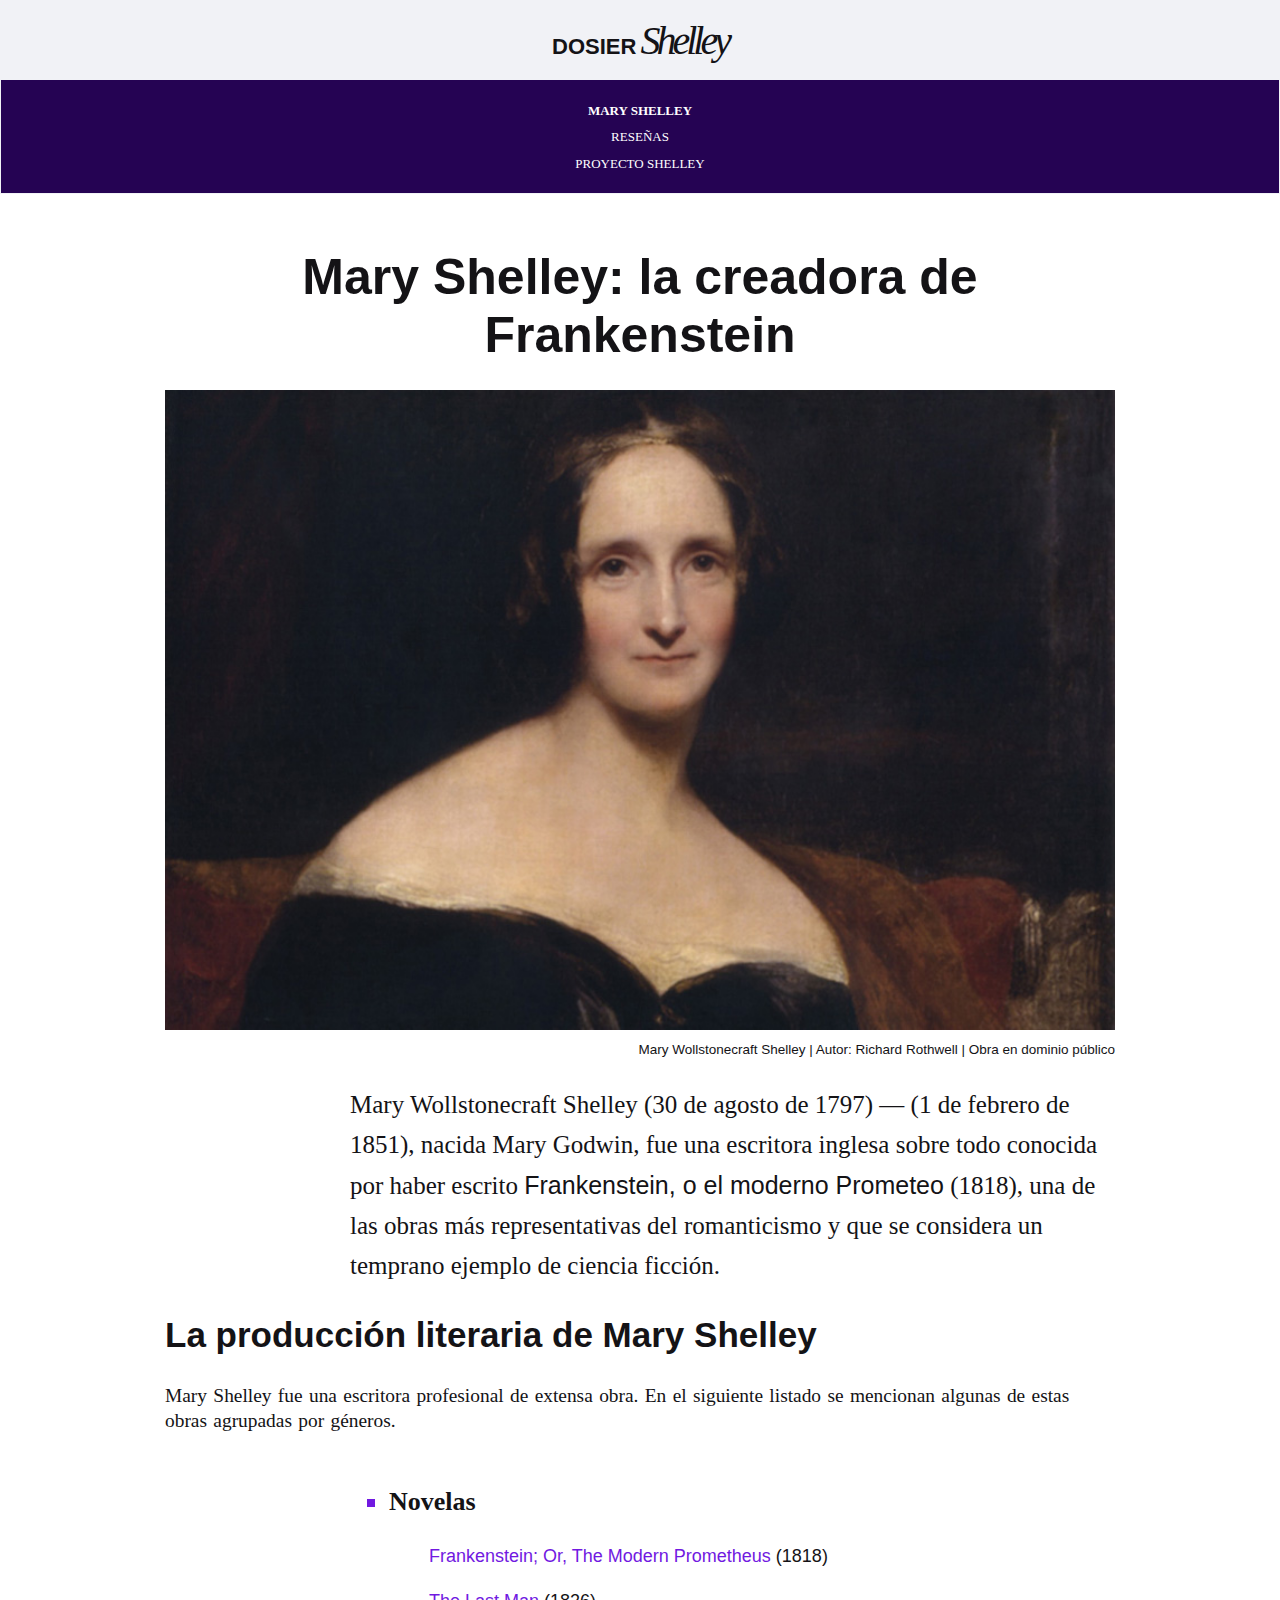
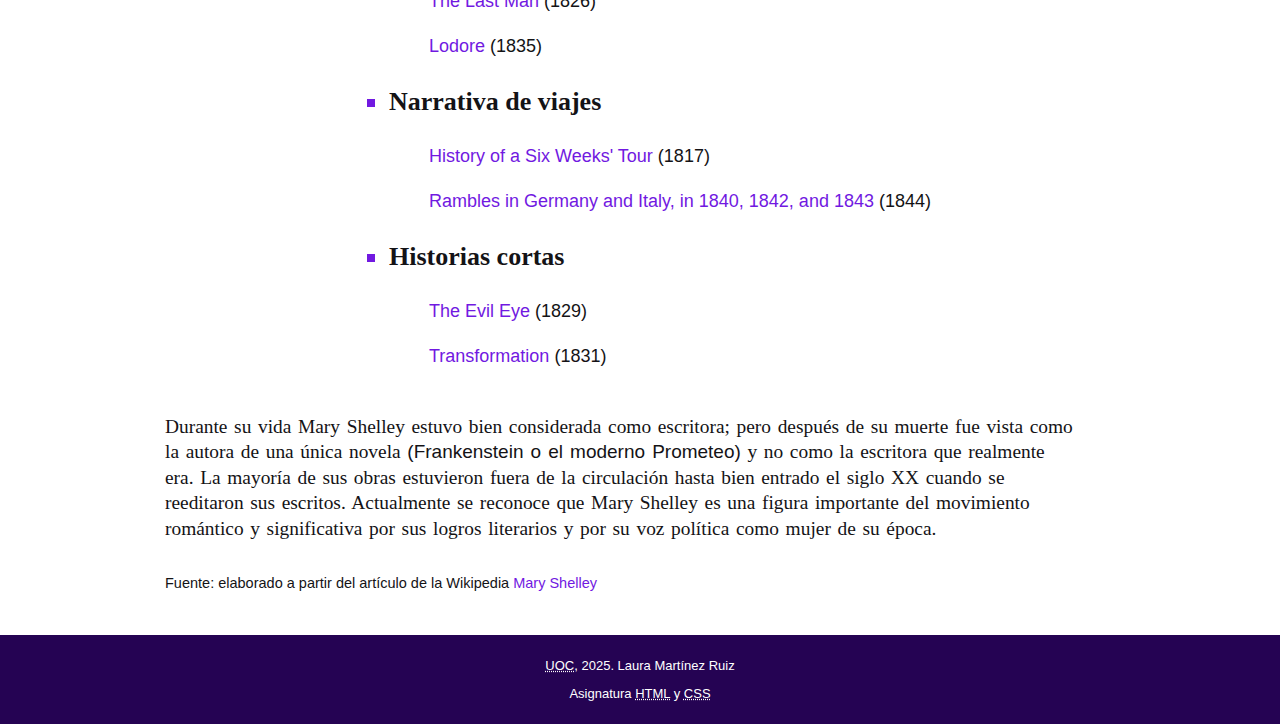
<file: index.html>
<!DOCTYPE html>
<html lang="es-ES">
  <head>
    <meta charset="utf-8">
    <meta name="viewport" content="width=device-width, initial-scale=1.0">
    <link href="css/estilos.css" rel="stylesheet" type="text/css">
    <link rel="icon" href="img/favicon.png" type="image/x-icon">
    <title>Dosier Shelley: Mary Shelley</title>
    <meta name="description" content="Se intriduce quien es Mary Shelley y sus obras. Su obra más famosa fue Frankestein.">
  </head>
  
  <body class="index">
    <header class="encabezado">
      <p><span class="dosier">DOSIER</span> <span class="shelley"> Shelley</span></p>

      <nav class="menu">
        <ul>
          <li><a href="index.html" class="tip-menu pag-actual">MARY SHELLEY</a></li>
          <li><a href="obras.html" class="tip-menu">RESEÑAS</a></li>
          <li><a href="proyecto-shelley.html" class="tip-menu">PROYECTO SHELLEY</a></li>
        </ul>
      </nav>
    </header>

    <main>
      <section class="container">
        <h1 id="titulo-index">Mary Shelley: la creadora de Frankenstein</h1>
          <div>
            <figure class="foto-index">
              <img class="mary" src="img/RothwellMaryShelley.jpg"
                alt="Mary Shelley">
                  <figcaption class="fig">Mary Wollstonecraft Shelley | Autor: Richard Rothwell | Obra en
                    dominio público</figcaption>
            </figure>
          </div>

          <p class="texto1-index">Mary Wollstonecraft Shelley <time datetime="1797-08-30">(30 de agosto de 1797)</time> — 
            <time datetime="1851-02-01">(1 de febrero de 1851)</time>, nacida Mary Godwin, fue una escritora inglesa sobre todo 
            conocida por haber escrito <span id='frank'><cite>Frankenstein, o el moderno Prometeo</cite></span> (1818), una de las obras más 
            representativas del romanticismo y que se considera un temprano ejemplo de ciencia ficción.
          </p>     
        
        <section>
          <h2 class="subt-index">La producción literaria de Mary Shelley</h2>
          
          <p id="texto2-index">Mary&nbsp;Shelley&nbsp;fue&nbsp;una&nbsp;escritora&nbsp;profesional&nbsp;de&nbsp;extensa&nbsp;obra.&nbsp;En&nbsp;el&nbsp;siguiente&nbsp;listado&nbsp;se&nbsp;mencionan&nbsp;algunas&nbsp;de&nbsp;estas
            <br>obras agrupadas por géneros.</p>

          <ul>
            <li class="index-list">Novelas
              <ol>
                <li class="titulos"><a href="obras.html#prometeo" class="a-index" title="Ver reseña de Frankenstein; Or, The Modern Prometheus">Frankenstein; Or, The Modern Prometheus </a>(1818)</li>
                <li class="titulos"><a href="obras.html#lastman" class="a-index" title="Ver reseña de The Last Man">The Last Man </a>(1826)</li>
                <li class="titulos"><a href="obras.html#lodore" class="a-index" title="Ver reseña de Lodore">Lodore </a>(1835)</li>
              </ol></li>
            <li class="index-list">Narrativa de viajes
              <ol>
                <li class="titulos"><a href="obras.html#excursion" class="a-index" title="Ver reseña de History of a Six Weeks' Tour">History of a Six Weeks' Tour </a>(1817)</li>
                <li class="titulos"><a href="obras.html#caminatas" class="a-index" title="Ver reseña de Rambles in Germany and Italy, in 1840, 1842, and 1843">Rambles in Germany and Italy, in 1840, 1842, and 1843 </a>(1844)</li>
              </ol></li>
            <li class="index-list">Historias cortas
              <ol>
                <li class="titulos"><a href="obras.html#mal" class="a-index" title="Ver reseña de The Evil Eye">The Evil Eye </a>(1829)</li>
                <li class="titulos"><a href="obras.html#trans" class="a-index" title="Ver reseña de Transformation">Transformation </a>(1831)</li>
              </ol></li>
          </ul>
        </section>

        <div class="texto3-index">
          <p>Durante&nbsp;su&nbsp;vida&nbsp;Mary&nbsp;Shelley&nbsp;estuvo&nbsp;bien&nbsp;considerada&nbsp;como&nbsp;escritora;&nbsp;pero&nbsp;después&nbsp;de&nbsp;su&nbsp;muerte&nbsp;fue&nbsp;vista&nbsp;como <br>
            la autora de una única novela <span id="franki">(Frankenstein o el moderno Prometeo)</span> y no como la escritora que realmente <br>
            era. La mayoría de sus obras estuvieron fuera de la circulación hasta bien entrado el siglo XX cuando se <br>
            reeditaron sus escritos. Actualmente se reconoce que Mary Shelley es una figura importante del movimiento <br>
            romántico y significativa por sus logros literarios y por su voz política como mujer de su época.</p>
        </div>

        <div class="last-index">
          <p>Fuente: elaborado a partir del artículo de la Wikipedia <a href="https://en.wikipedia.org/wiki/Mary_Shelley" hreflang="en" target="_blank" class="a-index"><cite>Mary Shelley</cite></a></p>
        </div>
      </section>  
    </main>
  
    <footer class="footer">
      <p><abbr title="Universitat Oberta de Catalunya">UOC</abbr>, 2025. Laura Martínez Ruiz</p>
      <p>Asignatura <abbr title="Hypertext Markup Language">HTML</abbr> y <abbr title="Cascading Style Sheets">CSS</abbr></p>
    </footer>

  </body>
</html>
</file>
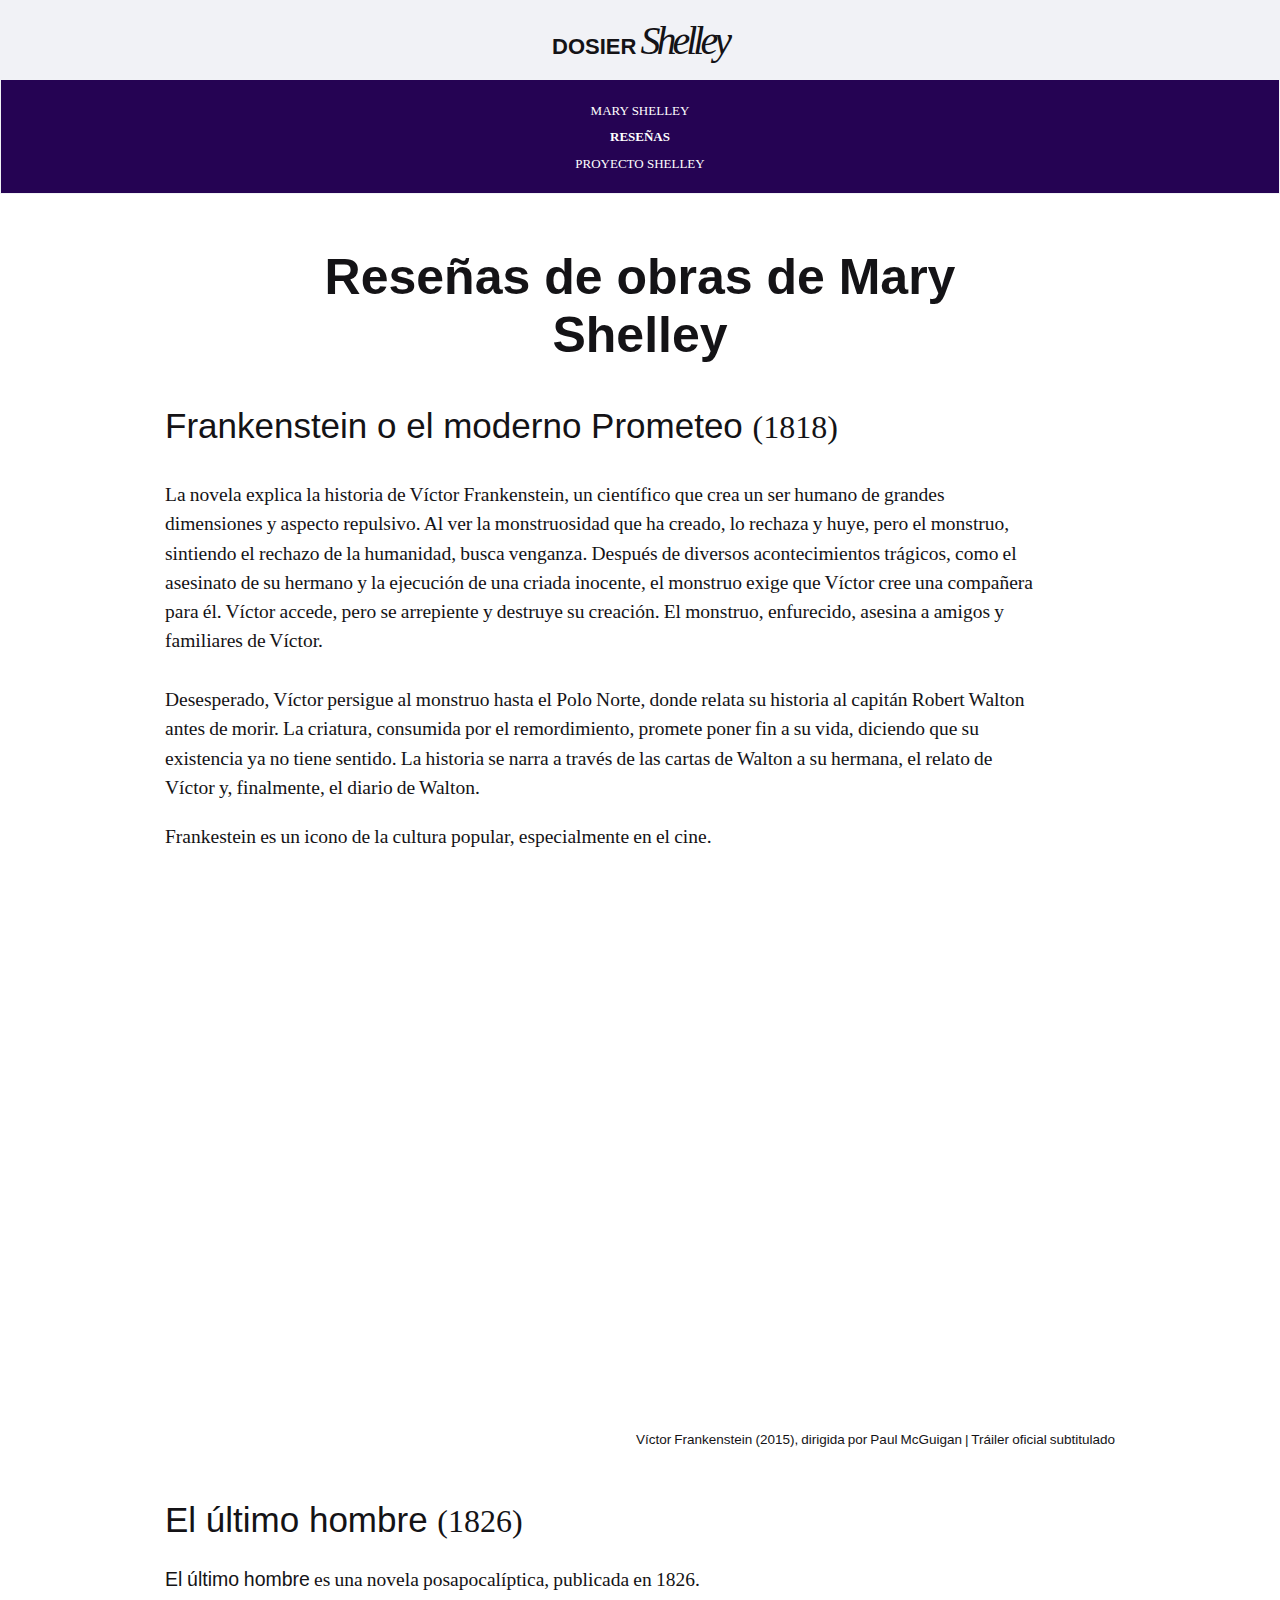
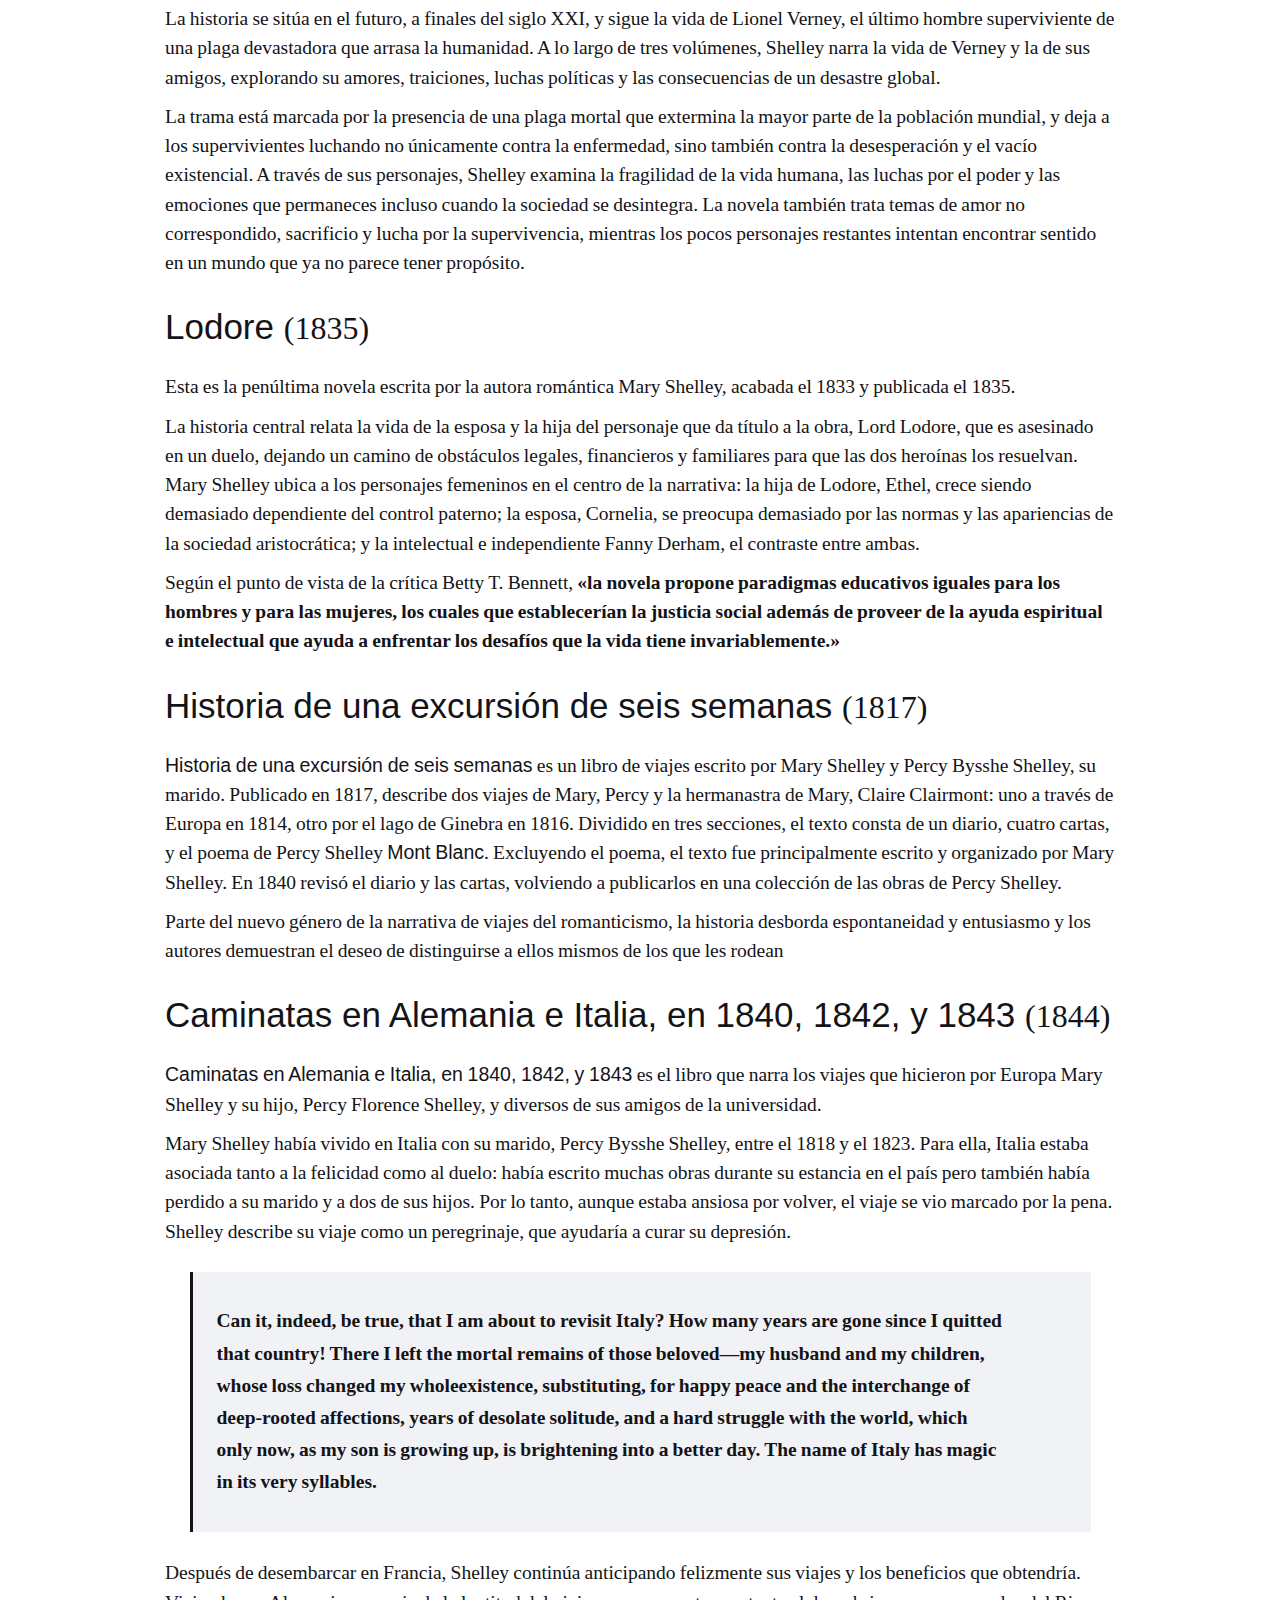
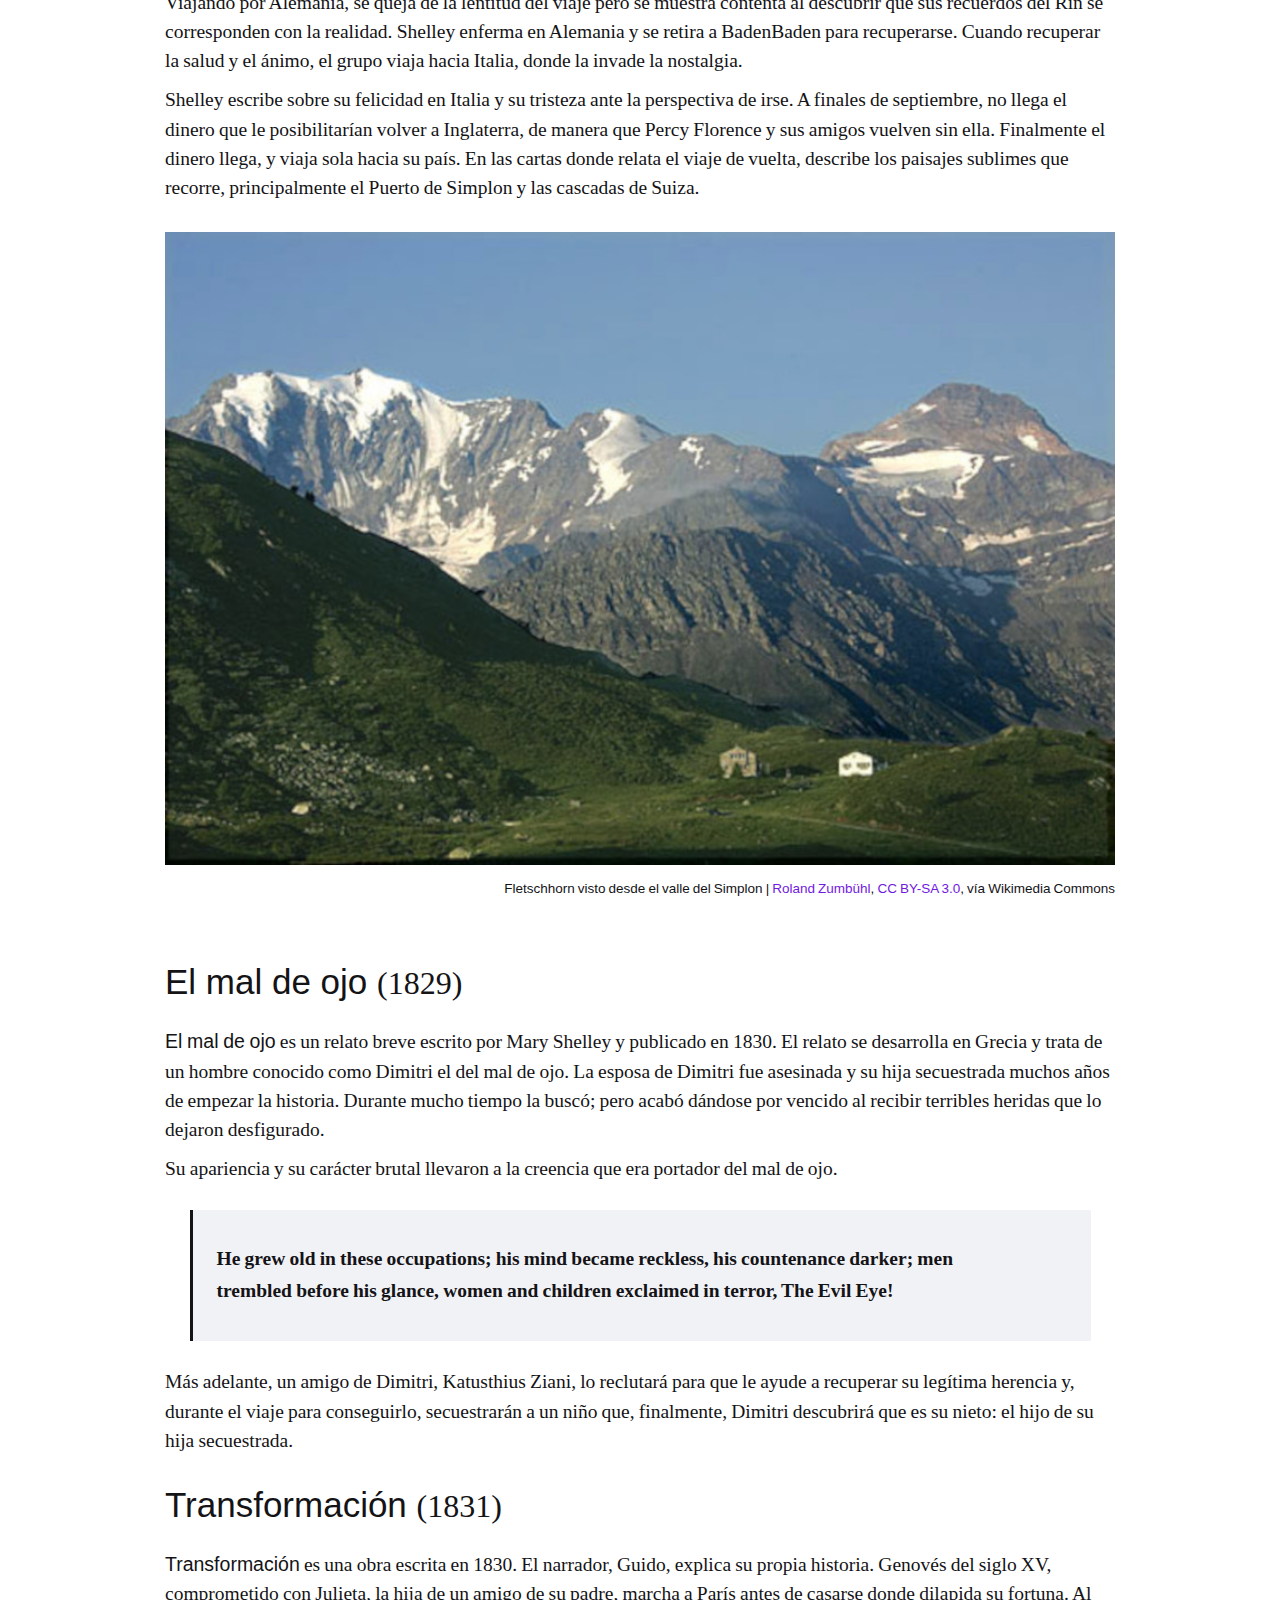
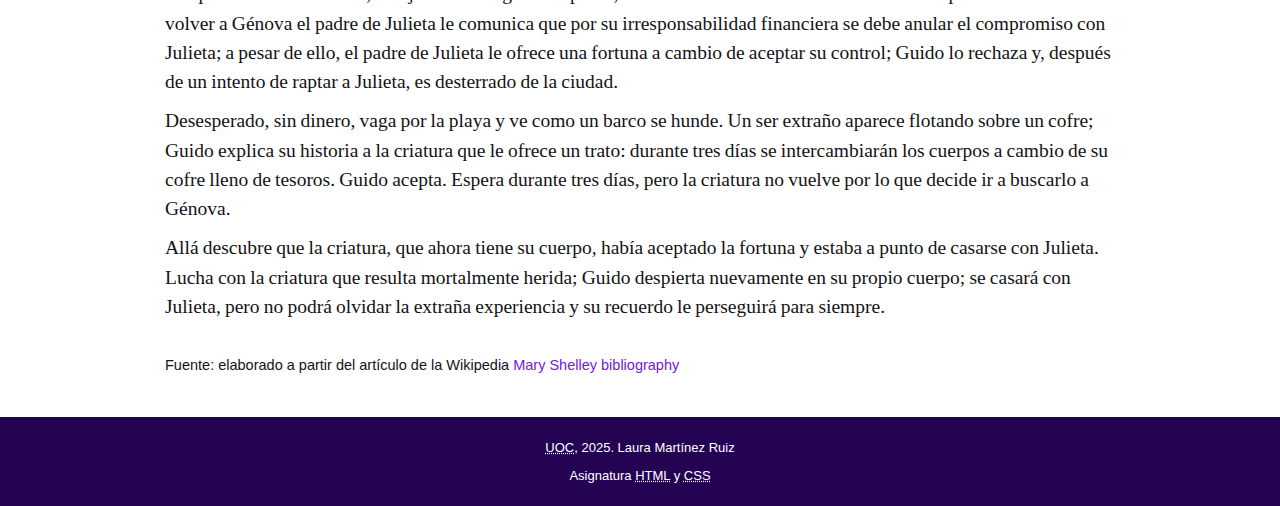
<file: obras.html>
<!DOCTYPE html>
<html lang="es-ES">
  <head>
    <meta charset="utf-8">
    <meta name="viewport" content="width=device-width, initial-scale=1.0">
    <link href="css/estilos.css" rel="stylesheet" type="text/css">
    <link rel="icon" href="img/favicon.png" type="image/x-icon">
    <title>Dosier Shelley: Reseñas</title>
    <meta name="description" content="Explica en profundidad las obras más famosas de Mary SHelley">
  </head>
  
  <body class="index">
    <header class="encabezado">
      <p><span class="dosier">DOSIER</span> <span class="shelley"> Shelley</span></p>

      <nav class="menu">
        <ul>
          <li><a href="index.html" class="tip-menu">MARY SHELLEY</a></li>
          <li><a href="obras.html" class="tip-menu pag-actual">RESEÑAS</a></li>
          <li><a href="proyecto-shelley.html" class="tip-menu">PROYECTO SHELLEY</a></li>
        </ul>
      </nav>
    </header>

    <main class="container">
      <section>
        <h1 id="titulo-obras">Reseñas de obras de Mary <br>Shelley</h1> 

        <dl>
          <dt id="prometeo">Frankenstein o el moderno Prometeo <span class="dates">(1818)</span></dt>
          
            <dd class="salto">
              <p>La novela explica la historia de Víctor Frankenstein, un científico que crea un ser
                humano de grandes </p>
              <p>dimensiones y aspecto repulsivo. Al ver la monstruosidad que
                ha creado, lo rechaza y huye, pero el monstruo, </p>
              <p>sintiendo el rechazo de la humanidad, busca venganza. Después de diversos
                acontecimientos trágicos, como el </p>
              <p>asesinato de su hermano y la ejecución de una criada inocente, el
                monstruo exige que Víctor cree una compañera </p>
              <p>para él. Víctor accede, pero se arrepiente y destruye su creación. El monstruo,
                enfurecido, asesina a amigos y </p>
              <p>familiares de Víctor.</p>
            </dd>
              
            <dd class="salto">
              <p>Desesperado, Víctor persigue al monstruo hasta el Polo Norte, donde relata su
                historia al capitán Robert Walton </p>
              <p>antes de morir. La criatura, consumida por el
                remordimiento, promete poner fin a su vida, diciendo que su </p>
              <p>existencia ya no tiene sentido. La historia se narra a través de las cartas de
                Walton a su hermana, el relato de </p>
              <p>Víctor y, finalmente, el diario de Walton.</p>
            </dd>
            
            <dd>Frankestein es un icono de la cultura popular, especialmente en el cine.</dd>
          
            <dd>
              <figure>
                <iframe width="950" height="540" src="https://www.youtube.com/embed/zRdkBJRnuUI?si=sUCr6ToXk8NFArTe" title="YouTube video player" allow="accelerometer; autoplay; clipboard-write; encrypted-media; gyroscope; picture-in-picture; web-share" referrerpolicy="strict-origin-when-cross-origin" allowfullscreen></iframe>
                  <figcaption class="fig fig2">Víctor Frankenstein (2015), dirigida por Paul McGuigan |
                  Tráiler oficial subtitulado</figcaption>
              </figure>
            </dd>

          <dt id="lastman">El último hombre <span class="dates">(1826)</span></dt>

            <dd><span class="dif-tipo"><cite>El último hombre</cite></span> es una novela posapocalíptica, publicada en 1826.</dd>
            
            <dd>La historia se sitúa en el futuro, a finales del siglo XXI, y sigue la vida de Lionel
              Verney, el último hombre superviviente de una plaga devastadora que arrasa la
              humanidad. A lo largo de tres volúmenes, Shelley narra la vida de Verney y la de
              sus amigos, explorando su amores, traiciones, luchas políticas y las
              consecuencias de un desastre global.</dd>
            
            <dd>La trama está marcada por la presencia de una plaga mortal que extermina la
              mayor parte de la población mundial, y deja a los supervivientes luchando no
              únicamente contra la enfermedad, sino también contra la desesperación y el vacío
              existencial. A través de sus personajes, Shelley examina la fragilidad de la vida
              humana, las luchas por el poder y las emociones que permaneces incluso cuando
              la sociedad se desintegra. La novela también trata temas de amor no
              correspondido, sacrificio y lucha por la supervivencia, mientras los pocos
              personajes restantes intentan encontrar sentido en un mundo que ya no parece
              tener propósito.</dd>

          <dt id="lodore">Lodore <span class="dates">(1835)</span></dt>

            <dd>Esta es la penúltima novela escrita por la autora romántica Mary Shelley, acabada
              el 1833 y publicada el 1835.</dd>
            
            <dd>La historia central relata la vida de la esposa y la hija del personaje que da título a
              la obra, Lord Lodore, que es asesinado en un duelo, dejando un camino de
              obstáculos legales, financieros y familiares para que las dos heroínas los
              resuelvan. Mary Shelley ubica a los personajes femeninos en el centro de la
              narrativa: la hija de Lodore, Ethel, crece siendo demasiado dependiente del control
              paterno; la esposa, Cornelia, se preocupa demasiado por las normas y las
              apariencias de la sociedad aristocrática; y la intelectual e independiente Fanny
              Derham, el contraste entre ambas.</dd>  
            
            <dd>Según el punto de vista de la crítica Betty T. Bennett, <q class="citas">la novela propone
              paradigmas educativos iguales para los hombres y para las mujeres, los
              cuales que establecerían la justicia social además de proveer de la ayuda
              espiritual e intelectual que ayuda a enfrentar los desafíos que la vida tiene
              invariablemente.</q></dd>

          <dt id="excursion">Historia de una excursión de seis semanas <span class="dates">(1817)</span></dt>

            <dd><cite class="dif-tipo">Historia de una excursión de seis semanas</cite> es un libro de viajes escrito por Mary
              Shelley y Percy Bysshe Shelley, su marido. Publicado en 1817, describe dos viajes
              de Mary, Percy y la hermanastra de Mary, Claire Clairmont: uno a través de
              Europa en 1814, otro por el lago de Ginebra en 1816. Dividido en tres secciones,
              el texto consta de un diario, cuatro cartas, y el poema de Percy Shelley <span class="dif-tipo">Mont
              Blanc</span>. Excluyendo el poema, el texto fue principalmente escrito y organizado por
              Mary Shelley. En 1840 revisó el diario y las cartas, volviendo a publicarlos en una
              colección de las obras de Percy Shelley.</dd>
            
            <dd>Parte del nuevo género de la narrativa de viajes del romanticismo, la historia
              desborda espontaneidad y entusiasmo y los autores demuestran el deseo de
              distinguirse a ellos mismos de los que les rodean</dd>

          <dt id="caminatas">Caminatas en Alemania e Italia, en 1840, 1842, y 1843 <span class="dates">(1844)</span></dt>

            <dd><cite class="dif-tipo">Caminatas en Alemania e Italia, en 1840, 1842, y 1843</cite> es el libro que narra los
              viajes que hicieron por Europa Mary Shelley y su hijo, Percy Florence Shelley, y
              diversos de sus amigos de la universidad.</dd>
            
            <dd>Mary Shelley había vivido en Italia con su marido, Percy Bysshe Shelley, entre el
              1818 y el 1823. Para ella, Italia estaba asociada tanto a la felicidad como al duelo:
              había escrito muchas obras durante su estancia en el país pero también había
              perdido a su marido y a dos de sus hijos. Por lo tanto, aunque estaba ansiosa por
              volver, el viaje se vio marcado por la pena. Shelley describe su viaje como un
              peregrinaje, que ayudaría a curar su depresión.</dd>
              
            <dd>
              <blockquote class="blockq">
                <p>Can it, indeed, be true, that I am about to revisit Italy? How many years are
                  gone since I quitted </p>
                <p>that country! There I left the mortal remains of those
                  beloved—my husband and my children, </p>
                <p>whose loss changed my wholeexistence, substituting, for happy peace and the
                  interchange of </p>
                <p>deep-rooted affections, years of desolate solitude, and a hard struggle with the
                  world, which </p>
                <p>only now, as my son is growing up, is brightening into a better day.
                  The name of Italy has magic </p>
                <p>in its very syllables.</p>
              </blockquote>
            </dd>

            <dd>Después de desembarcar en Francia, Shelley continúa anticipando felizmente sus
              viajes y los beneficios que obtendría. Viajando por Alemania, se queja de la
              lentitud del viaje pero se muestra contenta al descubrir que sus recuerdos del Rin
              se corresponden con la realidad. Shelley enferma en Alemania y se retira a BadenBaden para recuperarse.
              Cuando recuperar la salud y el ánimo, el grupo viaja hacia Italia, donde la invade la nostalgia.</dd>
              
            <dd>Shelley escribe sobre su felicidad en Italia y su tristeza ante la perspectiva de irse.
              A finales de septiembre, no llega el dinero que le posibilitarían volver a Inglaterra,
              de manera que Percy Florence y sus amigos vuelven sin ella. Finalmente el dinero
              llega, y viaja sola hacia su país. En las cartas donde relata el viaje de vuelta,
              describe los paisajes sublimes que recorre, principalmente el Puerto de Simplon y
              las cascadas de Suiza.</dd>
      
            <dd>
              <figure>
                <img class="flet" src="img/Fletschhorn.jpg" alt="montañas Fletschhorn visto desde el valle del Simplon">
                  <figcaption class="fig fig2">
                    <p>Fletschhorn visto desde el valle del Simplon | <a href="https://commons.wikimedia.org/wiki/File:Fletschhorn.jpg" class="a-index">Roland Zumbühl</a>,
                    <a href="http://creativecommons.org/licenses/by-sa/3.0/" class="a-index">CC BY-SA 3.0</a>, vía Wikimedia Commons </p></figcaption></figure> </dd>

          <dt id="mal">El mal de ojo <span class="dates">(1829)</span></dt>
          
            <dd><cite class="dif-tipo">El mal de ojo</cite> es un relato breve escrito por Mary Shelley y publicado en 1830. El
              relato se desarrolla en Grecia y trata de un hombre conocido como Dimitri el del
              mal de ojo. La esposa de Dimitri fue asesinada y su hija secuestrada muchos años
              de empezar la historia. Durante mucho tiempo la buscó; pero acabó dándose por
              vencido al recibir terribles heridas que lo dejaron desfigurado.</dd>
            
            <dd>Su apariencia y su carácter brutal llevaron a la creencia que era portador del mal
              de ojo.</dd>

            <dd>
              <blockquote class="blockq">
                <p>He grew old in these occupations; his mind became reckless, his
                  countenance darker; men </p>
                <p>trembled before his glance, women and children
                  exclaimed in terror, The Evil Eye!</p>
              </blockquote>
            </dd>

            <dd>Más adelante, un amigo de Dimitri, Katusthius Ziani, lo reclutará para que le ayude
              a recuperar su legítima herencia y, durante el viaje para conseguirlo, secuestrarán
              a un niño que, finalmente, Dimitri descubrirá que es su nieto: el hijo de su hija
              secuestrada.</dd>         

          <dt id="trans">Transformación <span class="dates">(1831)</span></dt>

            <dd><cite class="dif-tipo">Transformación</cite> es una obra escrita en 1830. El narrador, Guido, explica su propia
              historia. Genovés del siglo XV, comprometido con Julieta, la hija de un amigo de
              su padre, marcha a París antes de casarse donde dilapida su fortuna. Al volver a
              Génova el padre de Julieta le comunica que por su irresponsabilidad financiera se
              debe anular el compromiso con Julieta; a pesar de ello, el padre de Julieta le
              ofrece una fortuna a cambio de aceptar su control; Guido lo rechaza y, después de
              un intento de raptar a Julieta, es desterrado de la ciudad.</dd>
            
            <dd>Desesperado, sin dinero, vaga por la playa y ve como un barco se hunde. Un ser
              extraño aparece flotando sobre un cofre; Guido explica su historia a la criatura que
              le ofrece un trato: durante tres días se intercambiarán los cuerpos a cambio de su
              cofre lleno de tesoros. Guido acepta. Espera durante tres días, pero la criatura no
              vuelve por lo que decide ir a buscarlo a Génova.</dd>
            
            <dd>Allá descubre que la criatura, que ahora tiene su cuerpo, había aceptado la fortuna
              y estaba a punto de casarse con Julieta. Lucha con la criatura que resulta
              mortalmente herida; Guido despierta nuevamente en su propio cuerpo; se casará
              con Julieta, pero no podrá olvidar la extraña experiencia y su recuerdo le
              perseguirá para siempre.</dd>
        </dl> 
      </section>

      <div class="last-obras">
        <p>Fuente: elaborado a partir del artículo de la Wikipedia <a href="https://en.wikipedia.org/wiki/Mary_Shelley_bibliography" target="_blank" class="a-index">
          <cite>Mary Shelley bibliography</cite></a></p>
      </div>
    </main>

    <footer class="footer">
      <p><abbr title="Universitat Oberta de Catalunya">UOC</abbr>, 2025. Laura Martínez Ruiz</p>
      <p>Asignatura <abbr title="Hypertext Markup Language">HTML</abbr> y <abbr title="Cascading Style Sheets">CSS</abbr></p>
    </footer>
    
  </body>
</html>
</file>
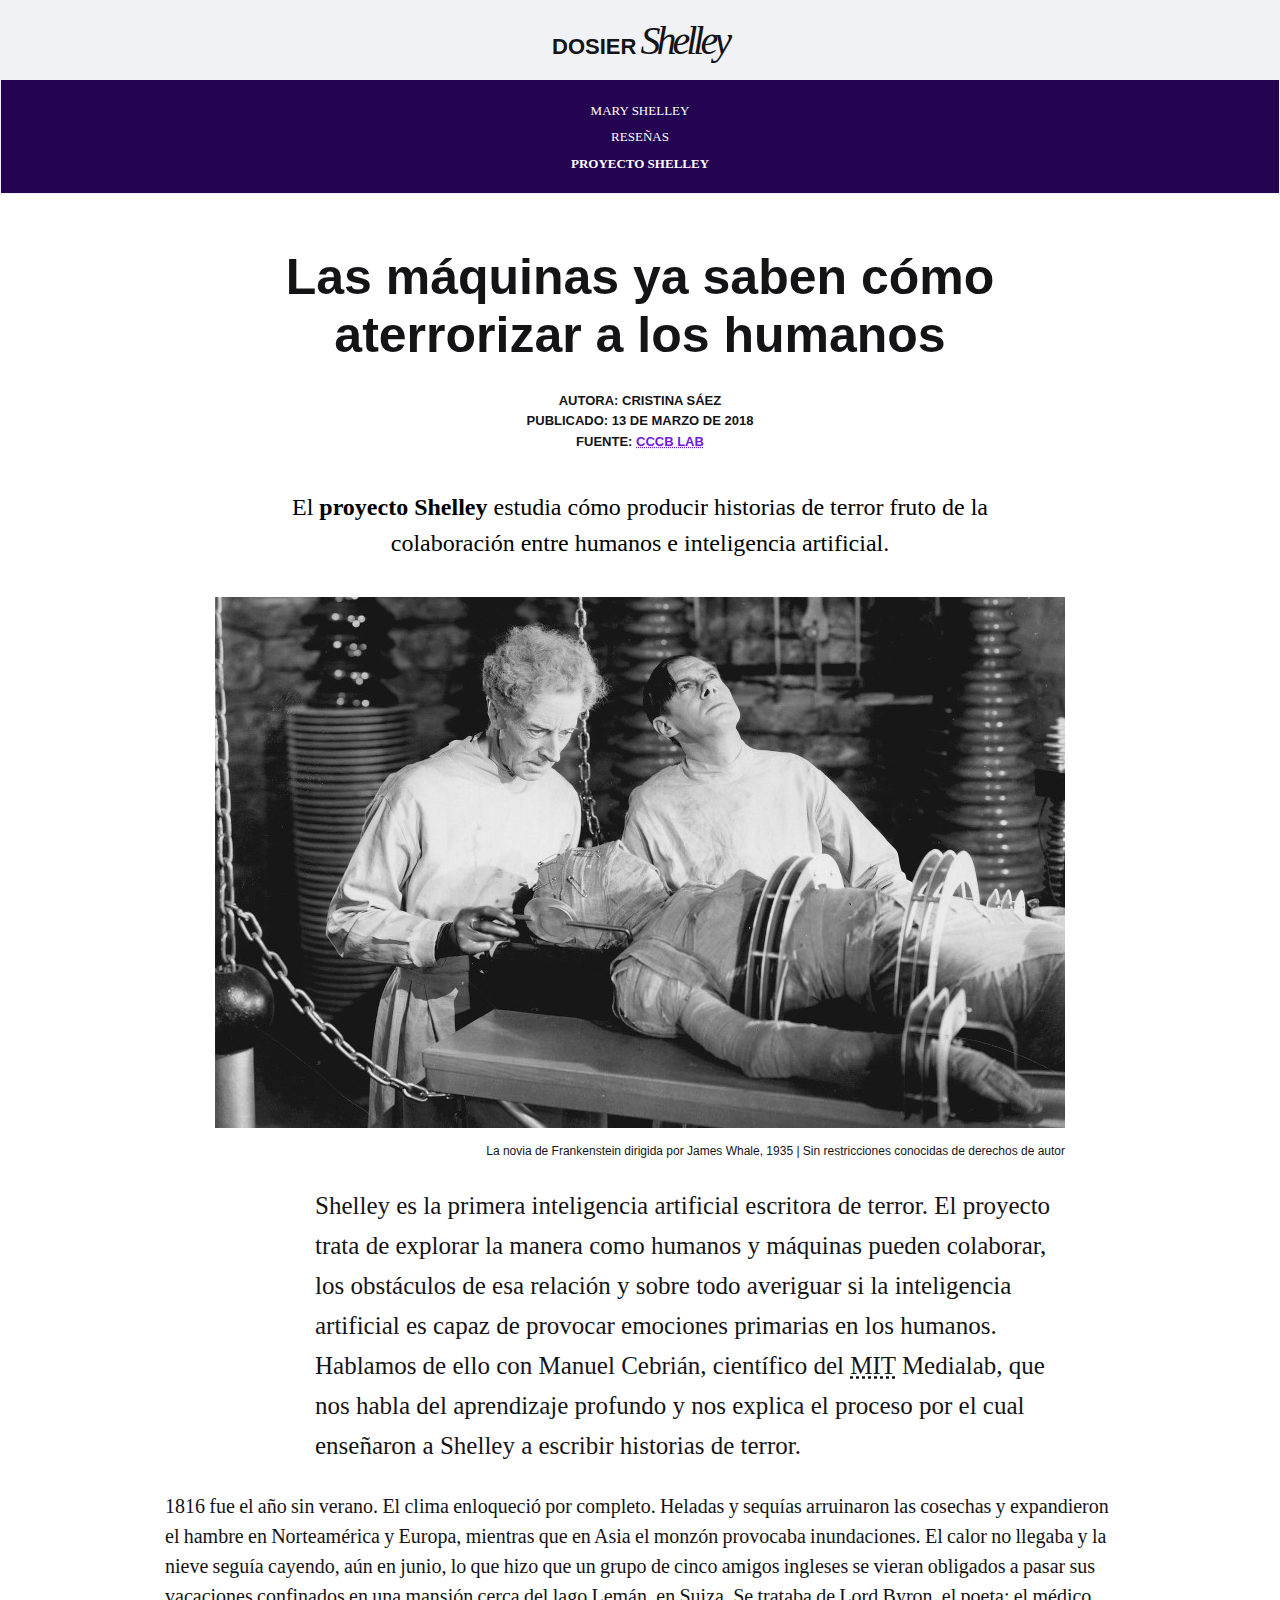
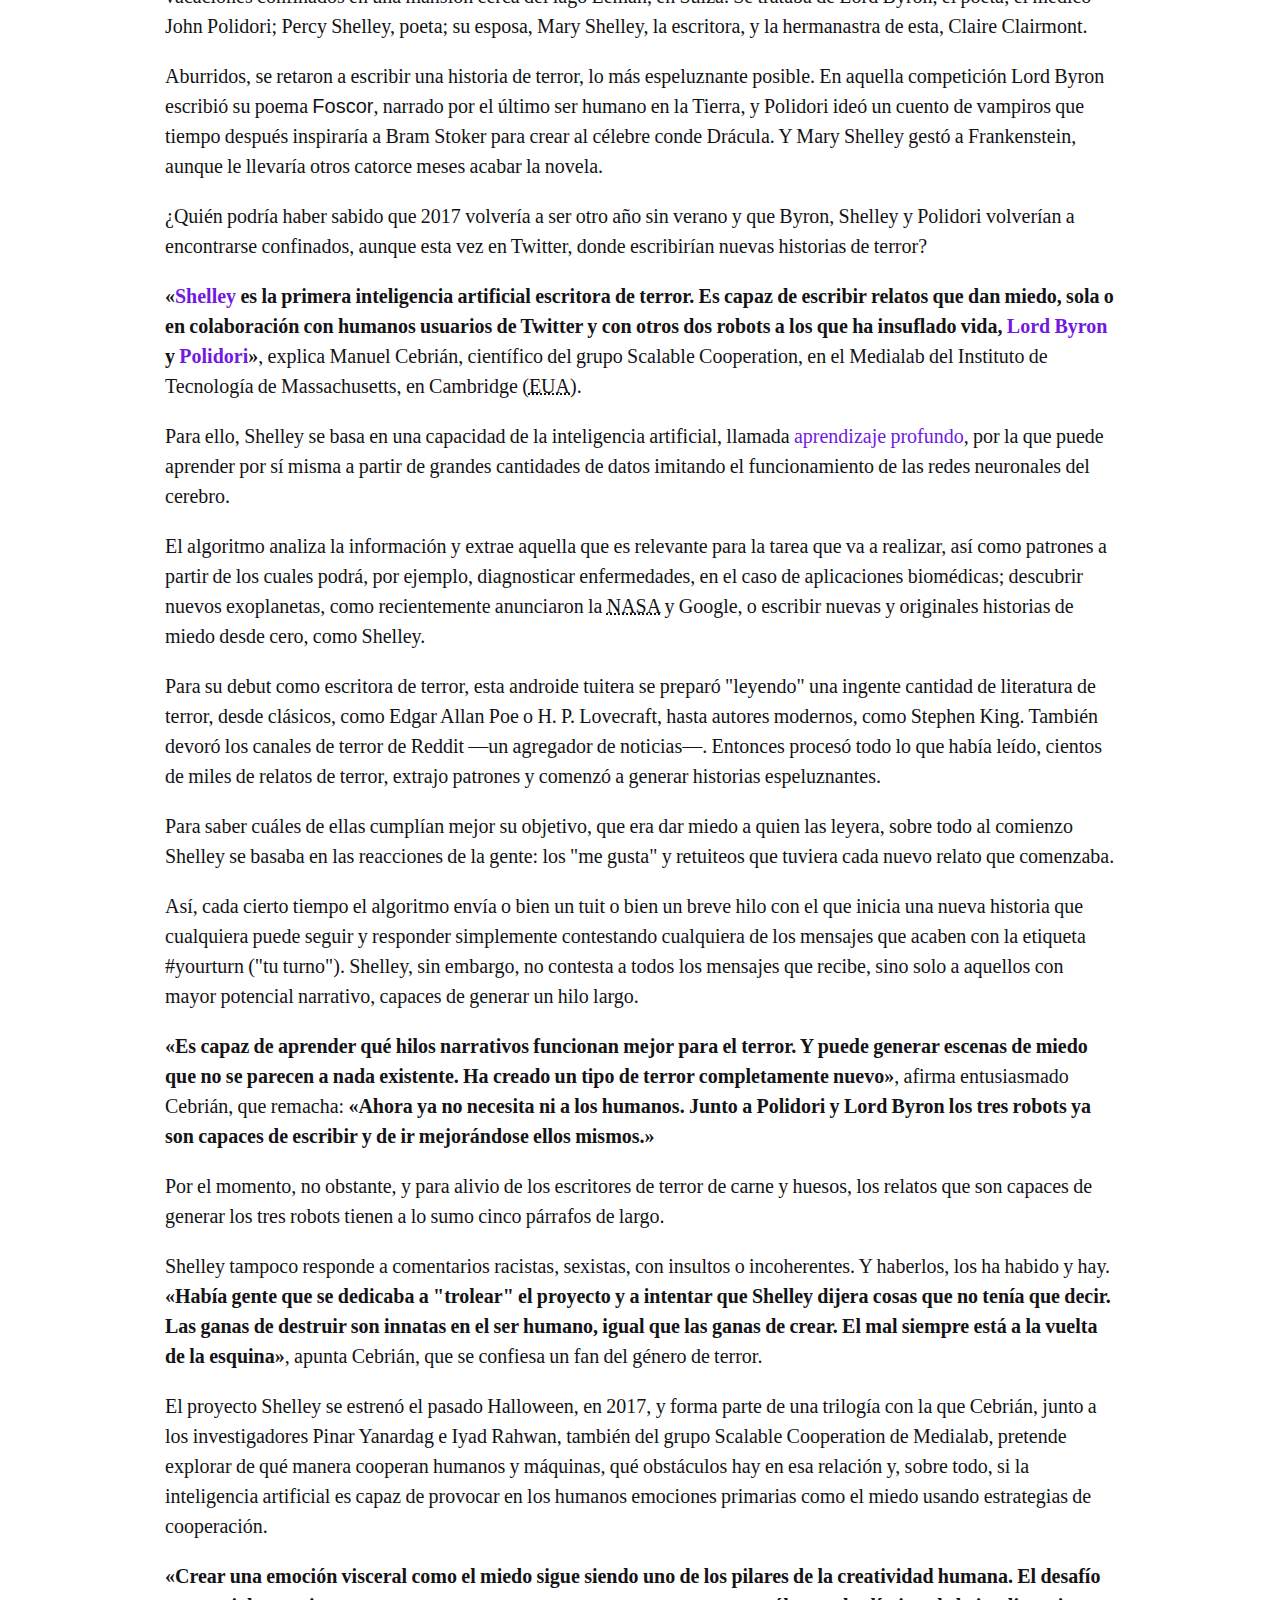
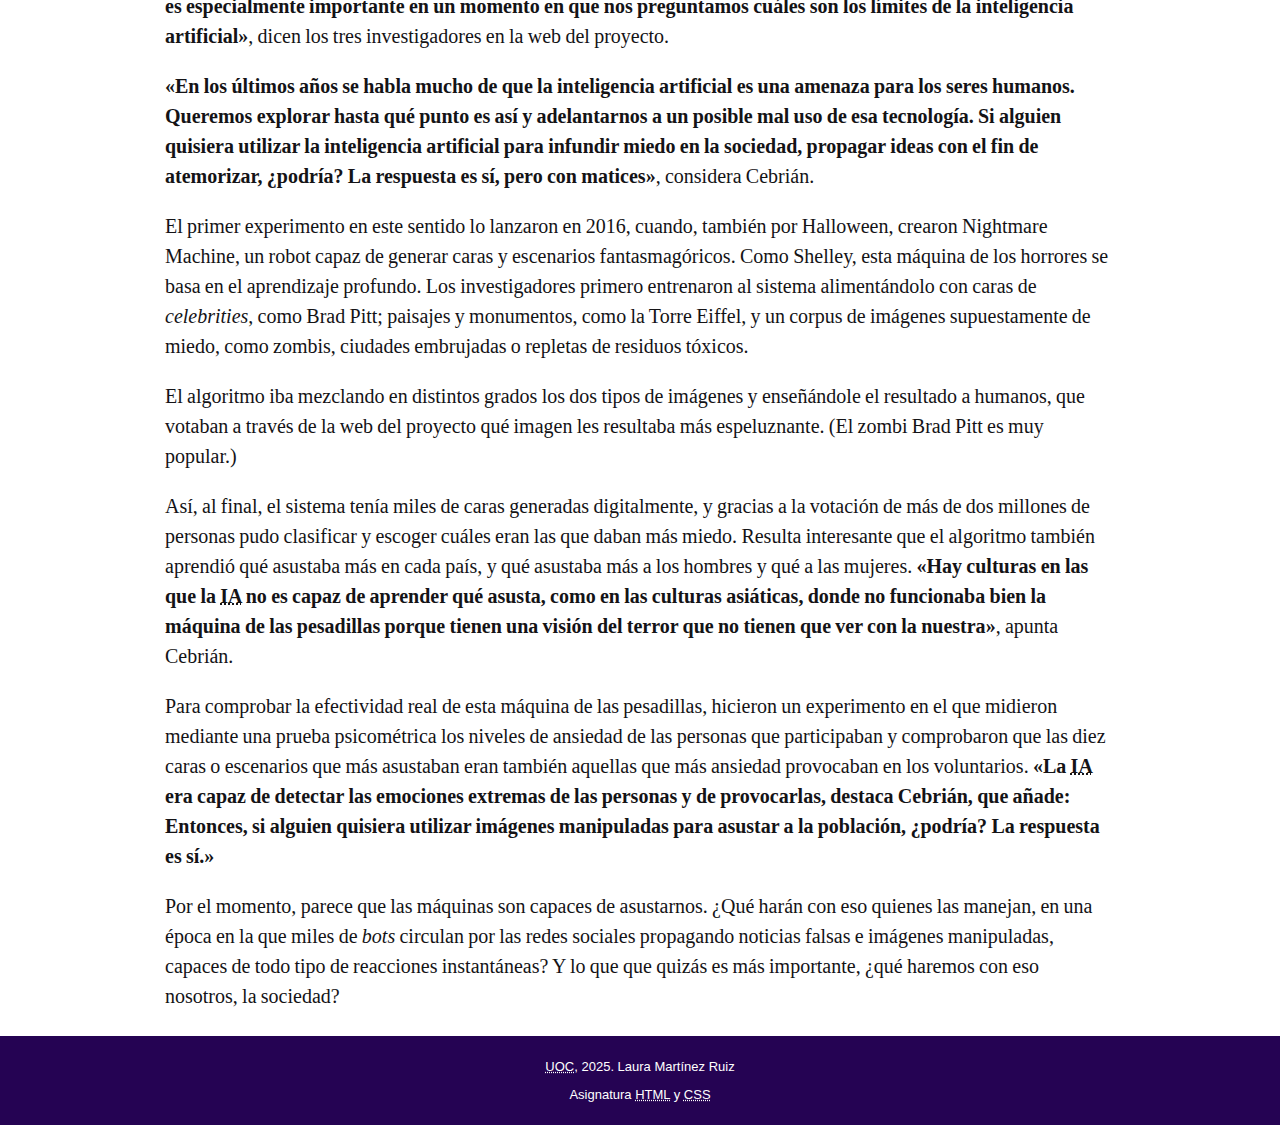
<file: proyecto-shelley.html>
<!DOCTYPE html>
<html lang="es-ES">
  <head>
    <meta charset="utf-8">
    <meta name="viewport" content="width=device-width, initial-scale=1.0">
    <link href="css/estilos.css" rel="stylesheet" type="text/css">
    <link rel="icon" href="img/favicon.png" type="image/x-icon">
    <title>Dosier Shelley: Proyecto Shelley</title>
    <meta name="description" content="Explica como Mary Shelley, Polidori y Byron han influenciado para crear historias a partir de la IA.">
  </head>

  <body class="index">
    <header class="encabezado">
      <p><span class="dosier">DOSIER</span> <span class="shelley"> Shelley</span></p>

      <nav class="menu">
        <ul>
          <li><a href="index.html" class="tip-menu ">MARY SHELLEY</a></li>
          <li><a href="obras.html" class="tip-menu">RESEÑAS</a></li>
          <li><a href="proyecto-shelley.html" class="tip-menu pag-actual">PROYECTO SHELLEY</a></li>
        </ul>
      </nav>
    </header>

    <main>
      <section class="container">
      
        <h1 id="titulo-proyecto">Las máquinas ya saben cómo aterrorizar a los humanos</h1>
        
        <div class="autoria">
          <p>AUTORA: CRISTINA SÁEZ</p>
          <p>PUBLICADO: 13 DE MARZO DE 2018</p>
          <p>FUENTE: <a href="https://lab.cccb.org/es/las-maquinas-ya-saben-como-aterrorizar-a-los-humanos" class="a-index"><abbr title="Centre de Cultura Contemporània de Barcelona Laboratori"> CCCB LAB</abbr></a></p>
        </div>
        
        <h2 class="titulo2-proyecto">El <strong>proyecto Shelley</strong> estudia cómo producir historias de terror fruto de la <br>
          colaboración entre humanos e inteligencia artificial.</h2>

        <div>
          <figure>
          <img class="Novia" src="img/LaNoviaFrankestein.jpg"
            alt="Escena de la película 'La novia de Frankenstein', dirigida por James Whale en 1935">
            <figcaption class="fig-proyecto">La novia de Frankenstein dirigida por James Whale, 1935 | Sin
              restricciones conocidas de derechos de autor</figcaption>
          </figure>
        </div>

        <div>
          <p class="texto1-proyecto">Shelley es la primera inteligencia artificial escritora de terror. El
            proyecto trata de explorar la manera como humanos y máquinas
            pueden colaborar, los obstáculos de esa relación y sobre todo averiguar
            si la inteligencia artificial es capaz de provocar emociones primarias en
            los humanos. Hablamos de ello con Manuel Cebrián, científico del <abbr title="Massachusetts Institute of Technology">MIT</abbr>
            Medialab, que nos habla del aprendizaje profundo y nos explica el 
            proceso por el cual enseñaron a Shelley a escribir historias de terror.
          </p>
        </div> 

        <div class="p-proyecto">
          <p>1816 fue el año sin verano. El clima enloqueció por completo. Heladas y sequías
            arruinaron las cosechas y expandieron el hambre en Norteamérica y Europa,
            mientras que en Asia el monzón provocaba inundaciones. El calor no llegaba y la
            nieve seguía cayendo, aún en junio, lo que hizo que un grupo de cinco amigos
            ingleses se vieran obligados a pasar sus vacaciones confinados en una mansión
            cerca del lago Lemán, en Suiza. Se trataba de Lord Byron, el poeta; el médico
            John Polidori; Percy Shelley, poeta; su esposa, Mary Shelley, la escritora, y la
            hermanastra de esta, Claire Clairmont.</p>

          <p>Aburridos, se retaron a escribir una historia de terror, lo más espeluznante posible.
            En aquella competición Lord Byron escribió su poema <span class="dif-tipo">Foscor</span>, narrado por el
            último ser humano en la Tierra, y Polidori ideó un cuento de vampiros que tiempo
            después inspiraría a Bram Stoker para crear al célebre conde Drácula. Y Mary
            Shelley gestó a Frankenstein, aunque le llevaría otros catorce meses acabar la
            novela.</p>

          <p>¿Quién podría haber sabido que 2017 volvería a ser otro año sin verano y que
            Byron, Shelley y Polidori volverían a encontrarse confinados, aunque esta vez en
            Twitter, donde escribirían nuevas historias de terror?</p>

          <p><q class="citas"><a href="https://x.com/shelley_ai" class="a-index">Shelley</a> es la primera inteligencia artificial escritora de terror. Es capaz de
            escribir relatos que dan miedo, sola o en colaboración con humanos
            usuarios de Twitter y con otros dos robots a los que ha insuflado vida, 
            <a href="https://x.com/byron_ai" class="a-index">Lord Byron</a> y <a href="https://x.com/polidori_ai" class="a-index">Polidori</a></q>, explica Manuel Cebrián, científico del grupo Scalable
            Cooperation, en el Medialab del Instituto de Tecnología de Massachusetts, en
            Cambridge (<abbr title="Estados Unidos de América">EUA</abbr>).</p> 

          <p>Para ello, Shelley se basa en una capacidad de la inteligencia artificial, llamada
            <a href="https://es.wikipedia.org/wiki/Aprendizaje_profundo" class="a-index">aprendizaje profundo</a>,
            por la que puede aprender por sí misma a partir de grandes
            cantidades de datos imitando el funcionamiento de las redes neuronales del
            cerebro.</p> 

          <p>El algoritmo analiza la información y extrae aquella que es relevante para la tarea
            que va a realizar, así como patrones a partir de los cuales podrá, por ejemplo,
            diagnosticar enfermedades, en el caso de aplicaciones biomédicas; descubrir
            nuevos exoplanetas, como recientemente anunciaron la <abbr title="National Aeronautics and Space Administration">NASA</abbr> y Google, o escribir
            nuevas y originales historias de miedo desde cero, como Shelley.</p>

          <p>Para su debut como escritora de terror, esta androide tuitera se preparó "leyendo"
            una ingente cantidad de literatura de terror, desde clásicos, como Edgar Allan Poe
            o H. P. Lovecraft, hasta autores modernos, como Stephen King. También devoró
            los canales de terror de Reddit —un agregador de noticias—. Entonces procesó
            todo lo que había leído, cientos de miles de relatos de terror, extrajo patrones y
            comenzó a generar historias espeluznantes.</p>

          <p>Para saber cuáles de ellas cumplían mejor su objetivo, que era dar miedo a quien
            las leyera, sobre todo al comienzo Shelley se basaba en las reacciones de la
            gente: los "me gusta" y retuiteos que tuviera cada nuevo relato que comenzaba.</p>
          
          <p>Así, cada cierto tiempo el algoritmo envía o bien un tuit o bien un breve hilo con el
            que inicia una nueva historia que cualquiera puede seguir y responder
            simplemente contestando cualquiera de los mensajes que acaben con la etiqueta
            #yourturn ("tu turno"). Shelley, sin embargo, no contesta a todos los mensajes que
            recibe, sino solo a aquellos con mayor potencial narrativo, capaces de generar un
            hilo largo.</p>

          <p><q class="citas">Es capaz de aprender qué hilos narrativos funcionan mejor para el terror. Y
            puede generar escenas de miedo que no se parecen a nada existente. Ha
            creado un tipo de terror completamente nuevo</q>, afirma entusiasmado Cebrián,
            que remacha: <q class="citas">Ahora ya no necesita ni a los humanos. Junto a Polidori y Lord
            Byron los tres robots ya son capaces de escribir y de ir mejorándose ellos
            mismos.</q></p>

          <p>Por el momento, no obstante, y para alivio de los escritores de terror de carne y
            huesos, los relatos que son capaces de generar los tres robots tienen a lo sumo
            cinco párrafos de largo.</p>

          <p>Shelley tampoco responde a comentarios racistas, sexistas, con insultos o
            incoherentes. Y haberlos, los ha habido y hay. <q class="citas">Había gente que se dedicaba a
            "trolear" el proyecto y a intentar que Shelley dijera cosas que no tenía que
            decir. Las ganas de destruir son innatas en el ser humano, igual que las
            ganas de crear. El mal siempre está a la vuelta de la esquina</q>, apunta Cebrián,
            que se confiesa un fan del género de terror.</p>

          <p>El proyecto Shelley se estrenó el pasado Halloween, en 2017, y forma parte de
            una trilogía con la que Cebrián, junto a los investigadores Pinar Yanardag e Iyad
            Rahwan, también del grupo Scalable Cooperation de Medialab, pretende explorar
            de qué manera cooperan humanos y máquinas, qué obstáculos hay en esa
            relación y, sobre todo, si la inteligencia artificial es capaz de provocar en los
            humanos emociones primarias como el miedo usando estrategias de cooperación.</p>

          <p><q class="citas">Crear una emoción visceral como el miedo sigue siendo uno de los pilares
            de la creatividad humana. El desafío es especialmente importante en un
            momento en que nos preguntamos cuáles son los límites de la inteligencia
            artificial</q>, dicen los tres investigadores en la web del proyecto.</p>

          <p><q class="citas">En los últimos años se habla mucho de que la inteligencia artificial es una
            amenaza para los seres humanos. Queremos explorar hasta qué punto es así
            y adelantarnos a un posible mal uso de esa tecnología. Si alguien quisiera
            utilizar la inteligencia artificial para infundir miedo en la sociedad, propagar
            ideas con el fin de atemorizar, ¿podría? La respuesta es sí, pero con matices</q>,
            considera Cebrián.</p>

          <p>El primer experimento en este sentido lo lanzaron en 2016, cuando, también por
            Halloween, crearon Nightmare Machine, un robot capaz de generar caras y
            escenarios fantasmagóricos. Como Shelley, esta máquina de los horrores se basa
            en el aprendizaje profundo. Los investigadores primero entrenaron al sistema
            alimentándolo con caras de <span class="italic">celebrities</span>, como Brad Pitt; paisajes y monumentos,
            como la Torre Eiffel, y un corpus de imágenes supuestamente de miedo, como
            zombis, ciudades embrujadas o repletas de residuos tóxicos.</p>

          <p>El algoritmo iba mezclando en distintos grados los dos tipos de imágenes y
            enseñándole el resultado a humanos, que votaban a través de la web del proyecto
            qué imagen les resultaba más espeluznante. (El zombi Brad Pitt es muy popular.)</p>

          <p>Así, al final, el sistema tenía miles de caras generadas digitalmente, y gracias a la
            votación de más de dos millones de personas pudo clasificar y escoger cuáles
            eran las que daban más miedo. Resulta interesante que el algoritmo también
            aprendió qué asustaba más en cada país, y qué asustaba más a los hombres y
            qué a las mujeres. <q class="citas">Hay culturas en las que la <abbr title="Inteligencia Artificial">IA</abbr> no es capaz de aprender qué
            asusta, como en las culturas asiáticas, donde no funcionaba bien la máquina
            de las pesadillas porque tienen una visión del terror que no tienen que ver
            con la nuestra</q>, apunta Cebrián.</p>

          <p>Para comprobar la efectividad real de esta máquina de las pesadillas, hicieron un
            experimento en el que midieron mediante una prueba psicométrica los niveles de
            ansiedad de las personas que participaban y comprobaron que las diez caras o
            escenarios que más asustaban eran también aquellas que más ansiedad
            provocaban en los voluntarios. <q class="citas">La <abbr title="Inteligencia Artificial">IA</abbr> era capaz de detectar las emociones
            extremas de las personas y de provocarlas, destaca Cebrián, que añade:
            Entonces, si alguien quisiera utilizar imágenes manipuladas para asustar a la
            población, ¿podría? La respuesta es sí.</q></p>

          <p>Por el momento, parece que las máquinas son capaces de asustarnos. ¿Qué
            harán con eso quienes las manejan, en una época en la que miles de <span class="italic">bots</span> circulan
            por las redes sociales propagando noticias falsas e imágenes manipuladas,
            capaces de todo tipo de reacciones instantáneas? Y lo que que quizás es más
            importante, ¿qué haremos con eso nosotros, la sociedad?</p>
        </div>
      </section>
    </main>

    <footer class="footer">
      <p><abbr title="Universitat Oberta de Catalunya">UOC</abbr>, 2025. Laura Martínez Ruiz</p>
      <p>Asignatura <abbr title="Hypertext Markup Language">HTML</abbr> y <abbr title="Cascading Style Sheets">CSS</abbr></p>
    </footer>

  </body>
</html>
</file>
<file: css/estilos.css>
/* General */
:root {
    --light-grey: #F1F2F6;
    --dark-grey: #141316;
    --light-purple: #7119E1;
    --dark-purple: #250353;
    --white-color: white;
    --font-1: 'Verdana', sans-serif;  
    --font-2: 'Cambria', serif;  
    --image-width: 100%;
    --max-image-width: 950px;
}

html, body {
    height: 100%;
    margin: 0;
    padding: 0;
    width: auto;
}

.encabezado {
    width: auto;
    background-color: var(--light-grey);
    color: #141316;
    padding: 1px;
    text-align: center;
}

.menu {
    width: auto;
    background-color: var(--dark-purple);
    color: var(--text-color);
    padding: 1px;
    text-align: center;
}

.index {
    min-height: 100vh;
    display: flex;
    flex-direction: column;
    width: auto;
}

.dosier {
    font-family: var(--font-1);  
    font-weight: bold;                
    font-size: 22px;                 
}

.shelley {
    font-family: var(--font-2);  
    font-weight: 500;
    font-size: 40px;
    font-style: italic;
    letter-spacing: -0.10em;
}

nav ul {
    list-style: none;
    padding: 0;
 
}

nav ul li {
    display:block;
    margin: 0;
    line-height: 1.65;
}

nav ul li a {
    color: var(--white-color);
    text-decoration: none;
    line-height: 0;
}

.tip-menu {
    font-family: 'Verdana', serif;
    font-size: 13px;
}

.tip-menu:hover {
    text-decoration: underline;
}

.pag-actual {
    font-weight: 700;
}

footer {
    width: auto;
    background-color: var(--dark-purple);
    font-family: var(--font-1);  
    font-size: 13px;
    color: var(--white-color);
    padding: 10px;
    text-align: center;
    margin-top: auto;
}

.container {
    width: 95%;
    max-width: 850px;
    margin-left: auto;
    margin-right: auto;
    display: flex;
    flex-direction: column;
    justify-content: flex-start;
    align-items: center;
    padding-top: 20px;
}


/* index.html */
#titulo-index {
    font-family: var(--font-1);  
    font-weight: bold;
    font-size: 50px;
    text-align: center;
    margin-bottom: 10px;
    color: var(--dark-grey);
}

.foto-index {
    display: flex;
    flex-direction: column;
    align-items: center;
    text-align: center;
}

.mary {
    display: block;
    margin: auto;
    width: var(--image-width);
    width: 1000px;
    max-width: var(--max-image-width);
    height: auto;
}

.fig {
    margin-top: 12px;
    display: flex;
    flex-direction: column;
    align-items: flex-end;
    text-align: right;
    max-width: 100%;
    margin-left: auto;
    font-family: var(--font-1); 
    color: var(--dark-grey); 
    font-size: 13.5px;
}

.texto1-index {
    margin-top: 12px;
    flex-direction: column;
    align-items: flex-end;
    text-align: left;
    max-width: 100%;
    width: 765px;
    margin-left: 185px;
    font-family: var(--font-2);  
    color: var(--dark-grey);
    font-size: 25px;
    line-height: 1.6;
    margin-bottom: 0%;
}

#frank {
    font-size: 25px;
    font-family: var(--font-1);  
}

#franki {
    font-size: 19px;
    font-family: var(--font-1); 
}

.subt-index {
    font-family: var(--font-1);  
    color: var(--dark-grey);
    font-size: 35px;
    text-align: left;
    max-width: 100%;
    width: 790px;
    margin-right: 160px;
    margin-bottom: 1%;
}

#texto2-index {
    font-family: var(--font-2);  
    color: var(--dark-grey);
    font-size: 19.4px;
    text-align: left;
    max-width: 1000%;
    width: 785px;
    margin-right: 165px;
    line-height: 1.3;
    word-spacing: 1.5px;
}

.a-index {
    text-decoration: none !important; 
    color: var(--light-purple);
}

.a-index:hover {
    color: var(--dark-grey);
}

ul {
    line-height: 2.5;
}
ul li ol li {
    color:var(--dark-grey)
}

.index-list {
    font-family: var(--font-2);
    color: var(--dark-grey);
    font-size: 26px;
    font-weight: bold;
    list-style-type: square;
}

.index-list::marker {
    color: var(--light-purple);
}

.titulos {
    font-family: var(--font-1);
    font-size: 18px;
    list-style-type: none;
    font-weight: 500;
}

.texto3-index {
    font-family: var(--font-2); 
    color: var(--dark-grey); 
    font-size: 19.4px;
    text-align: left;
    max-width: 1000%;
    width: 1000px;
    margin-left: 50px;
    margin-top: 0;
    line-height: 1.3;
    word-spacing: 1.8px;
}
/*word-spacing: 2.3px;*/
.last-index {
    font-family: var(--font-1);  
    color: var(--dark-grey);
    font-size: 14.5px;
    text-align: left;
    max-width: 1000%;
    width: 950px;
    margin-right: 0px;
    margin-bottom: 30px;
}


/* obras.html */
#titulo-obras {
    font-family: var(--font-1);
    color: var(--dark-grey);  
    font-weight: bold;
    font-size: 50px;
    text-align: center;
    margin-bottom: 1px;
}

iframe {
    border: none;
  }

dl {
    display: block;
    grid-template-columns: 250px auto; 
    gap: 10px;
    align-items:center;
}

.container section {
    display: flex;
    flex-direction: column;
    justify-content: center;
    align-items: center;  
    width: 100%;
    max-width: 950px;  
    margin-left: auto;
    margin-right: auto;
}

dt {
    font-family: var(--font-1); 
    color: var(--dark-grey); 
    font-size: 35px;
    font-weight: 500;
    text-align: left;
    margin-bottom: 20px; 
    margin-top: 25px;
}

dd {
    margin: 0; 
    text-align: left; 
    font-family: var(--font-2); 
    color: var(--dark-grey); 
    font-size: 19.5px;
    text-align: left;
    max-width: 1000%;
    width: 950px;
    margin-right: 0px;
    line-height: 1.5;
    word-spacing: -0.7px;
    padding-top: 5px;
    padding-bottom: 5px;
}

.dates {
    font-family: var(--font-2);  
    font-size: 32px;
    font-weight: 500;
    text-align: left;
    margin-bottom: 10px;
}

dd figure {
    display: block;
    justify-content: center; 
    align-items: center;
    width: 100%;
    margin: 20px 0;
}

.dif-tipo {
    font-family: var(--font-1);
}

.citas {
    font-weight: 700;
}

cite {
    font-style: normal;
}

q {
    quotes: none;
}

q::before {
    content: "\00AB"
}

q::after {
    content: "\00BB";
}

.blockq {
    font-family: var(--font-2);
    text-align: left;
    font-size: 19.5px;
    font-weight: 700;
    color: var(--dark-grey);
    line-height: 0.65;
    word-spacing: -0.7px;
    background-color:var(--light-grey);
    border-left: 3px solid var(--dark-grey);
    margin: 1rem 0;
    padding: 1.5rem;
    position: relative;
    max-width: 850px;
    flex-direction: column;
    justify-content: center;
    align-items: center;
    margin-left: auto;
    margin-right: auto;
}

.salto {
    line-height: 0.5;
}

.flet {
    display: block;
    margin: 0;
    width: var(--image-width);
    width: 1000px;
    max-width: var(--max-image-width);
    height: auto;
}
.fig2 {
    margin: 0%;
}

.last-obras {
    font-family: var(--font-1);  
    color: var(--dark-grey);
    font-size: 14.5px;
    text-align: left;
    max-width: 1000%;
    width: 950px;
    margin-right: 0px;
    margin-bottom: 30px;
}

div p a cite {
    font-style: normal;
}


/*proyecto-shelley.html*/
#titulo-proyecto {
    font-family: var(--font-1);  
    font-weight: bold;
    font-size: 50px;
    text-align: center;
    margin-bottom: 10px;
    color: var(--dark-grey);
}

.autoria {
    font-family:var(--font-1);  
    font-weight: 700;
    font-size: 13px;
    text-align: center;
    max-width: 100%;
    line-height: 0.6;
    color: var(--dark-grey);
    margin: 10px;
}

.a-proyecto:hover {
    color: var(--dark-grey);
}

.titulo2-proyecto {
    font-family: var(--font-2);
    font-size: 24px;
    font-weight: normal;
    text-align: center;
    line-height: 1.5;
    kerning: 1.3;
}

.fig-proyecto {
    margin-top: 12px;
    display: flex;
    flex-direction: column;
    align-items: flex-end;
    text-align: right;
    max-width: 100%;
    margin-left: auto;
    font-family: var(--font-1); 
    font-weight: 500;
    color: var(--dark-grey); 
    font-size: 12px;
}

.texto1-proyecto {
    margin-top: 12px;
    flex-direction: column;
    align-items: flex-end;
    text-align: left;
    max-width: 100%;
    width: 765px;
    margin-left: 185px;
    font-family: var(--font-2);  
    color: var(--dark-grey);
    font-size: 25px;
    line-height: 1.6;
    margin-right: 70px;
    margin-bottom: 0%;
}

.p-proyecto {
    margin: 0; 
    text-align: left; 
    font-family: var(--font-2); 
    color: var(--dark-grey); 
    font-size: 20px;
    text-align: left;
    max-width: 1000%;
    width: 950px;
    margin-right: 0px;
    line-height: 1.5;
    word-spacing: -0.7px;
    padding-top: 5px;
    padding-bottom: 5px;
}

.italic {
font-style: italic;
}
</file>
